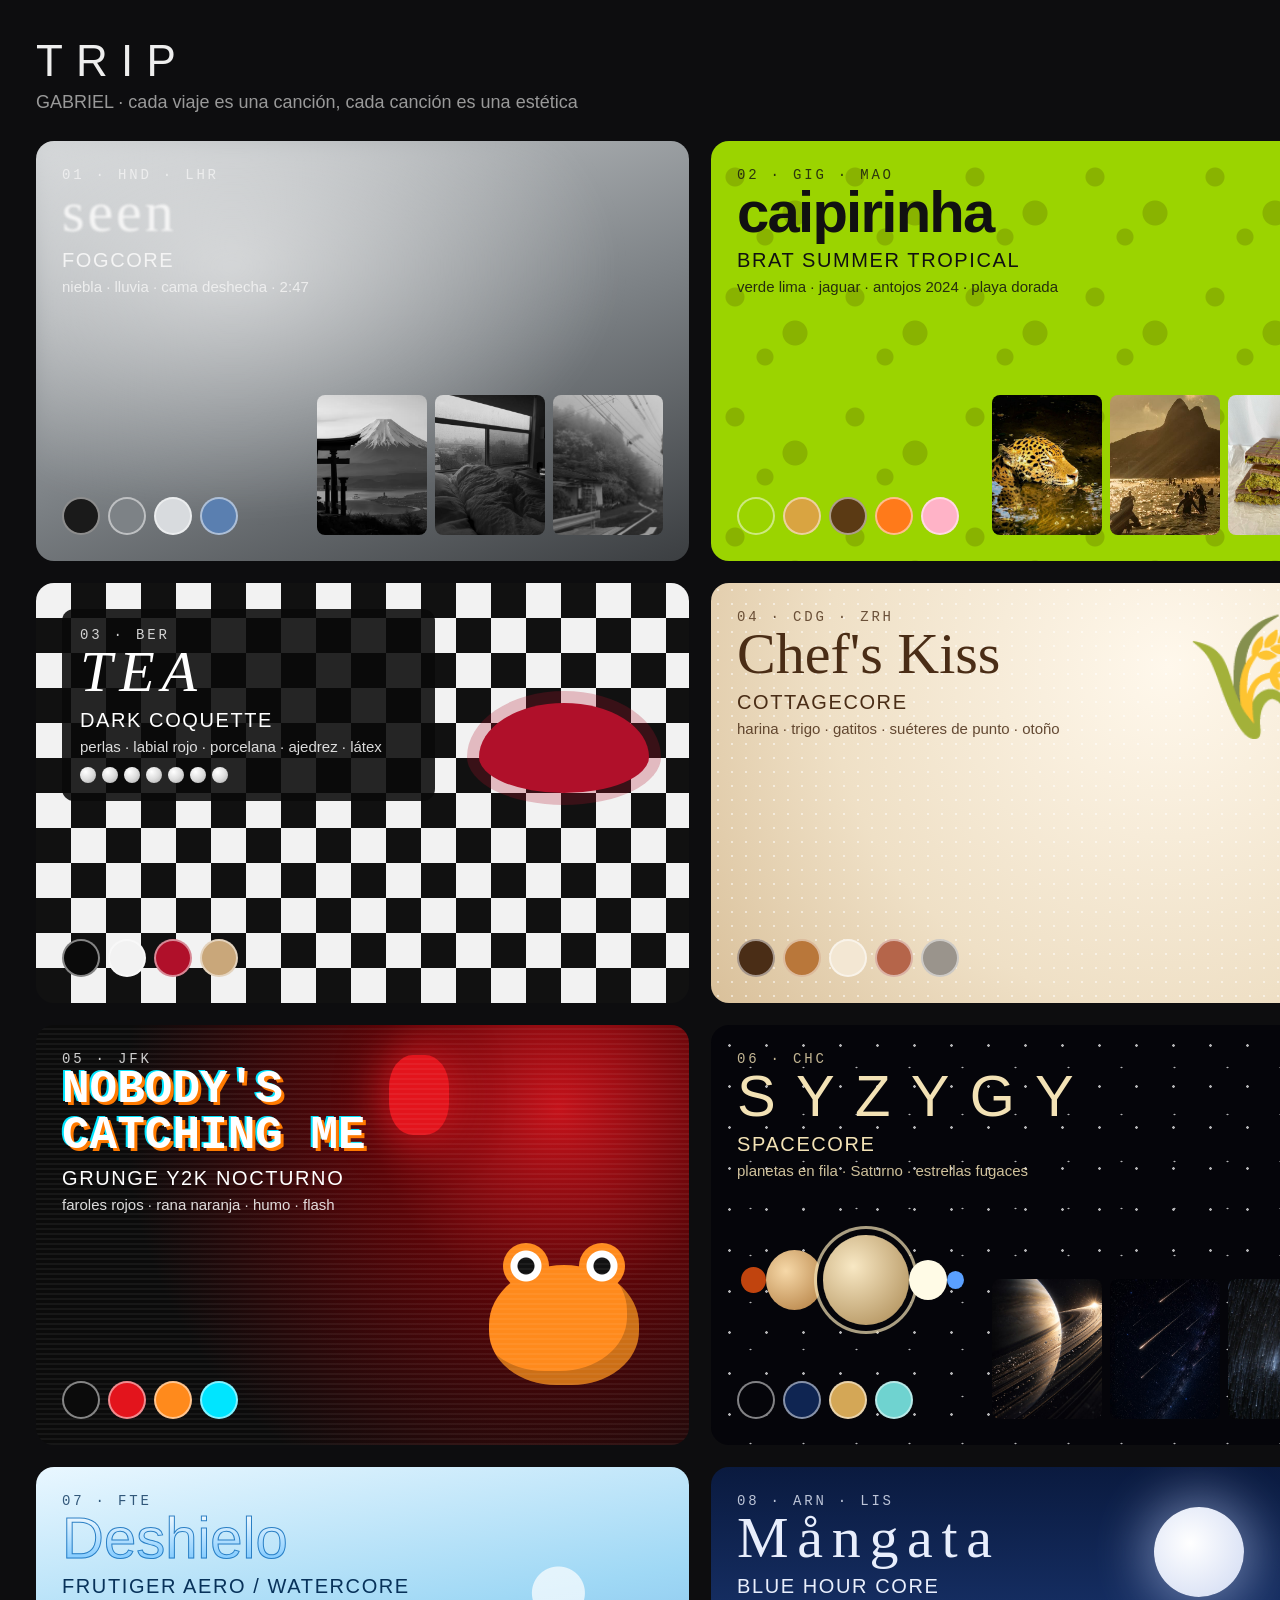
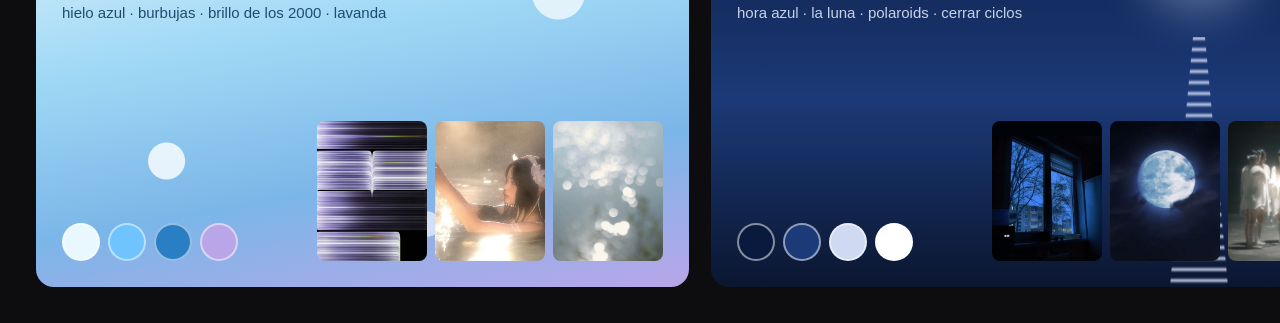
<file: moodboards/vibes.html>
<!doctype html><html><head><meta charset="utf-8"><title>TRIP vibes</title>
<style>
*{box-sizing:border-box;margin:0;padding:0}
body{background:#0d0d0f;color:#eee;font-family:"Helvetica Neue",Arial,sans-serif;padding:36px;width:1400px}
h1{font-size:44px;letter-spacing:.3em;font-weight:300;margin-bottom:6px}
.sub{color:#999;margin-bottom:28px;font-size:18px}
.grid{display:grid;grid-template-columns:1fr 1fr;gap:22px}
.card{position:relative;height:420px;border-radius:18px;overflow:hidden;padding:26px;display:flex;flex-direction:column;justify-content:space-between}
.num{font-family:monospace;font-size:14px;letter-spacing:.2em;opacity:.8}
.t{font-size:58px;line-height:1}
.vibe{font-size:20px;margin-top:8px;letter-spacing:.08em}
.kw{font-size:15px;opacity:.85;margin-top:6px}
.sw{display:flex;gap:8px;margin-top:12px}.sw i{width:38px;height:38px;border-radius:50%;border:2px solid rgba(255,255,255,.5)}
.strip{display:flex;gap:8px}.strip img{width:110px;height:140px;object-fit:cover;border-radius:8px}
.row{display:flex;justify-content:space-between;align-items:flex-end;gap:12px}
/* 1 seen fogcore */
.seen{background:linear-gradient(160deg,#cfd2d4,#7d8286 55%,#3b3e41);color:#f4f4f4}
.seen::before{content:"";position:absolute;inset:0;background:radial-gradient(ellipse at 30% 30%,rgba(255,255,255,.55),transparent 60%);filter:blur(10px)}
.seen .t{font-family:Georgia,serif;font-weight:300;text-transform:lowercase;filter:blur(1.2px);letter-spacing:.05em}
.seen .strip img{filter:grayscale(1)}
/* 2 caipirinha */
.caip{background:#9bd400;color:#111}
.caip::before{content:"";position:absolute;inset:0;opacity:.18;background:
radial-gradient(circle at 20% 30%,#3a2200 9px,transparent 10px),radial-gradient(circle at 70% 60%,#3a2200 12px,transparent 13px),radial-gradient(circle at 45% 80%,#3a2200 8px,transparent 9px);background-size:120px 120px}
.caip .t{font-family:Arial Narrow,Arial,sans-serif;font-weight:700;text-transform:lowercase;letter-spacing:-.03em;filter:blur(.6px)}
/* 3 tea */
.tea{background:conic-gradient(#111 25%,#f2f2f2 0 50%,#111 0 75%,#f2f2f2 0) 0 0/70px 70px;color:#fff}
.tea .inner{background:rgba(10,10,10,.88);border-radius:12px;padding:18px;width:62%}
.tea .t{font-family:Didot,"Bodoni 72",Georgia,serif;font-style:italic;letter-spacing:.12em}
.pearls{display:flex;gap:6px;margin-top:12px}.pearls b{width:16px;height:16px;border-radius:50%;background:radial-gradient(circle at 35% 30%,#fff,#ddd 50%,#aaa)}
.lips{position:absolute;right:40px;top:120px;width:170px;height:90px;background:#b0102a;border-radius:50% 50% 50% 50%/60% 60% 40% 40%;box-shadow:0 0 0 12px rgba(176,16,42,.25)}
/* 4 chef's kiss */
.chef{background:radial-gradient(circle at 70% 20%,#fff8ec,#efe0c6 60%,#d9c09a);color:#4a2d16}
.chef::before{content:"";position:absolute;inset:0;background:radial-gradient(#fff 1px,transparent 1.5px) 0 0/14px 14px;opacity:.5}
.chef .t{font-family:Georgia,serif;font-weight:400}
.wheat{position:absolute;right:30px;top:24px;font-size:120px;opacity:.85}
/* 5 nobody's */
.nob{background:radial-gradient(circle at 80% 20%,#c4121a 0,#5a0508 30%,#0b0b0b 70%);color:#fff}
.nob::after{content:"";position:absolute;inset:0;background:repeating-linear-gradient(0deg,rgba(255,255,255,.05) 0 2px,transparent 2px 5px)}
.nob .t{font-family:"Courier New",monospace;font-weight:700;text-shadow:3px 3px 0 #ff7a00,-2px -1px 0 #00e5ff;font-size:46px}
.frog{position:absolute;right:50px;bottom:60px;width:150px;height:120px;background:#ff8a1c;border-radius:50% 50% 45% 45%;box-shadow:inset -12px -14px 0 rgba(0,0,0,.2)}
.frog::before,.frog::after{content:"";position:absolute;top:-22px;width:46px;height:46px;border-radius:50%;background:#ff8a1c radial-gradient(circle,#111 8px,#fff 9px 15px,transparent 16px)}
.frog::before{left:14px}.frog::after{right:14px}
.lantern{position:absolute;right:240px;top:30px;width:60px;height:80px;border-radius:40%;background:#e3141c;box-shadow:0 0 40px 10px rgba(227,20,28,.6)}
/* 6 syzygy */
.syz{background:#05050a;color:#f3e2b5}
.syz::before{content:"";position:absolute;inset:0;background:radial-gradient(#fff 1px,transparent 1.5px) 0 0/37px 41px,radial-gradient(#fff .8px,transparent 1.2px) 13px 19px/53px 47px;opacity:.7}
.syz .t{font-family:Futura,"Century Gothic",sans-serif;letter-spacing:.35em;font-weight:300}
.align{position:absolute;left:30px;right:400px;top:210px;display:flex;justify-content:space-around;align-items:center}
.align b{border-radius:50%;display:block}
/* 7 deshielo */
.desh{background:linear-gradient(170deg,#e9f7ff,#9fd8f5 40%,#7bb6e8 70%,#b9a6e8);color:#08325a}
.desh::before{content:"";position:absolute;inset:0;background:radial-gradient(circle at 20% 70%,rgba(255,255,255,.8) 0 18px,transparent 19px),radial-gradient(circle at 80% 30%,rgba(255,255,255,.7) 0 26px,transparent 27px),radial-gradient(circle at 60% 85%,rgba(255,255,255,.6) 0 12px,transparent 13px)}
.desh .t{font-family:"Trebuchet MS",sans-serif;background:linear-gradient(#fff,#6fc3ff);-webkit-background-clip:text;color:transparent;-webkit-text-stroke:1px #2a7fc4}
/* 8 mangata */
.mang{background:linear-gradient(180deg,#0a1a3f,#1c3a78 55%,#0b1630);color:#e8eefc}
.moon{position:absolute;right:120px;top:40px;width:90px;height:90px;border-radius:50%;background:radial-gradient(circle at 40% 40%,#fff,#cfd9f2);box-shadow:0 0 50px 12px rgba(200,215,255,.45)}
.path{position:absolute;right:135px;top:170px;width:60px;height:260px;background:repeating-linear-gradient(180deg,rgba(220,230,255,.85) 0 3px,transparent 3px 11px);filter:blur(1px);clip-path:polygon(40% 0,60% 0,100% 100%,0 100%)}
.mang .t{font-family:Georgia,serif;font-weight:300;letter-spacing:.15em}
.top{position:relative;z-index:2}.row,.strip{position:relative;z-index:2}
</style></head><body>
<h1>TRIP</h1><div class="sub">GABRIEL · cada viaje es una canción, cada canción es una estética</div>
<div class="grid">

<div class="card seen"><div class="top"><div class="num">01 · HND · LHR</div><div class="t">seen</div><div class="vibe">FOGCORE</div><div class="kw">niebla · lluvia · cama deshecha · 2:47</div></div>
<div class="row"><div class="sw"><i style="background:#1a1a1a"></i><i style="background:#7d8286"></i><i style="background:#d8dbde"></i><i style="background:#5a7fb0"></i></div>
<div class="strip"><img src="seen/04-fuji-torii-bn.jpg"><img src="seen/08-cama-lluvia-ciudad.jpg"><img src="seen/14-calle-niebla-japon.jpg"></div></div></div>

<div class="card caip"><div class="top"><div class="num">02 · GIG · MAO</div><div class="t">caipirinha</div><div class="vibe">BRAT SUMMER TROPICAL</div><div class="kw">verde lima · jaguar · antojos 2024 · playa dorada</div></div>
<div class="row"><div class="sw"><i style="background:#9bd400"></i><i style="background:#d9a441"></i><i style="background:#5b3a14"></i><i style="background:#ff7a1a"></i><i style="background:#ffb3c7"></i></div>
<div class="strip"><img src="caipirinha/12-jaguar-nadando.jpg"><img src="caipirinha/11-ipanema-dos-hermanos.jpg"><img src="caipirinha/06-chocolate-dubai.jpg"></div></div></div>

<div class="card tea"><div class="lips"></div><div class="top inner"><div class="num">03 · BER</div><div class="t">TEA</div><div class="vibe">DARK COQUETTE</div><div class="kw">perlas · labial rojo · porcelana · ajedrez · látex</div><div class="pearls"><b></b><b></b><b></b><b></b><b></b><b></b><b></b></div></div>
<div class="row"><div class="sw"><i style="background:#0a0a0a"></i><i style="background:#f2f2f2"></i><i style="background:#b0102a"></i><i style="background:#c9a77a"></i></div></div></div>

<div class="card chef"><div class="wheat">🌾</div><div class="top"><div class="num">04 · CDG · ZRH</div><div class="t">Chef's Kiss</div><div class="vibe">COTTAGECORE</div><div class="kw">harina · trigo · gatitos · suéteres de punto · otoño</div></div>
<div class="row"><div class="sw"><i style="background:#4a2d16"></i><i style="background:#b9773a"></i><i style="background:#f3e7d3"></i><i style="background:#b5654a"></i><i style="background:#9a948c"></i></div></div></div>

<div class="card nob"><div class="lantern"></div><div class="frog"></div><div class="top"><div class="num">05 · JFK</div><div class="t">NOBODY'S<br>CATCHING ME</div><div class="vibe">GRUNGE Y2K NOCTURNO</div><div class="kw">faroles rojos · rana naranja · humo · flash</div></div>
<div class="row"><div class="sw"><i style="background:#0b0b0b"></i><i style="background:#e3141c"></i><i style="background:#ff8a1c"></i><i style="background:#00e5ff"></i></div></div></div>

<div class="card syz"><div class="align"><b style="width:26px;height:26px;background:#c1440e"></b><b style="width:60px;height:60px;background:radial-gradient(circle at 35% 35%,#f6d8a8,#b07a3c)"></b><b style="width:90px;height:90px;background:radial-gradient(circle at 35% 35%,#f8e8c4,#a8864f);box-shadow:0 0 0 6px #05050a,0 0 0 9px rgba(243,226,181,.7)"></b><b style="width:40px;height:40px;background:#fffbe6"></b><b style="width:18px;height:18px;background:#5aa0ff"></b></div>
<div class="top"><div class="num">06 · CHC</div><div class="t">SYZYGY</div><div class="vibe">SPACECORE</div><div class="kw">planetas en fila · Saturno · estrellas fugaces</div></div>
<div class="row"><div class="sw"><i style="background:#05050a"></i><i style="background:#0f2552"></i><i style="background:#d4a756"></i><i style="background:#6fd3d0"></i></div>
<div class="strip"><img src="syzygy/01-saturno.jpg"><img src="syzygy/02-estrellas-fugaces.jpg"><img src="syzygy/03-lluvia-de-estrellas.jpg"></div></div></div>

<div class="card desh"><div class="top"><div class="num">07 · FTE</div><div class="t">Deshielo</div><div class="vibe">FRUTIGER AERO / WATERCORE</div><div class="kw">hielo azul · burbujas · brillo de los 2000 · lavanda</div></div>
<div class="row"><div class="sw"><i style="background:#e9f7ff"></i><i style="background:#6fc3ff"></i><i style="background:#2a7fc4"></i><i style="background:#b9a6e8"></i></div>
<div class="strip"><img src="deshielo/02-lineas-lavanda-derritiendose.jpg"><img src="deshielo/03-agua-con-luz-en-las-manos.jpg"><img src="deshielo/05-brillos-sobre-el-agua.jpg"></div></div></div>

<div class="card mang"><div class="moon"></div><div class="path"></div><div class="top"><div class="num">08 · ARN · LIS</div><div class="t">Mångata</div><div class="vibe">BLUE HOUR CORE</div><div class="kw">hora azul · la luna · polaroids · cerrar ciclos</div></div>
<div class="row"><div class="sw"><i style="background:#0a1a3f"></i><i style="background:#1c3a78"></i><i style="background:#cfd9f2"></i><i style="background:#ffffff"></i></div>
<div class="strip"><img src="mangata/01-ventana-hora-azul.jpg"><img src="mangata/05-luna-azul.jpg"><img src="mangata/09-ritual-cerrar-ciclos.jpg"></div></div></div>

</div></body></html>
</file>
